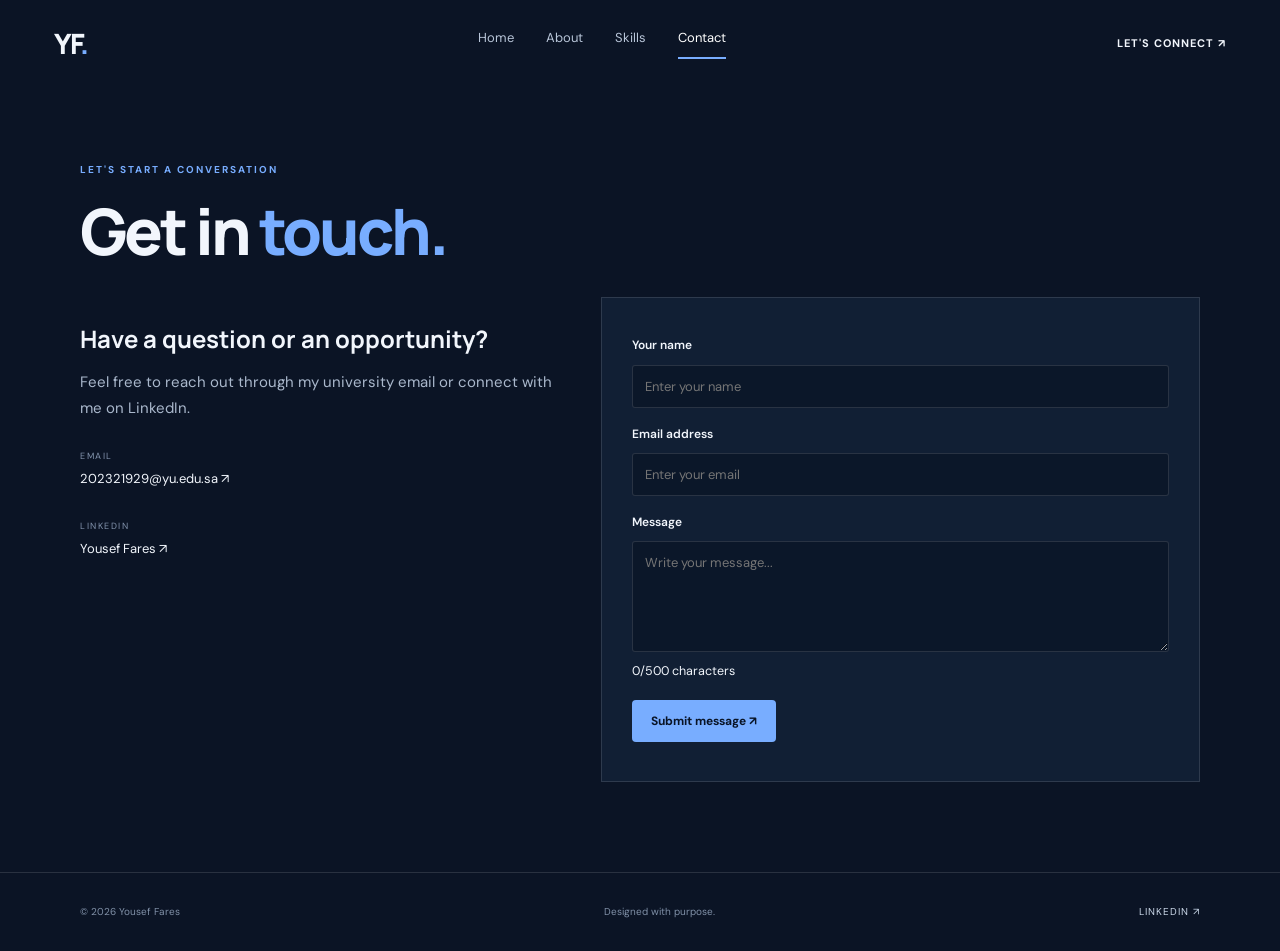
<file: contact.html>
<!DOCTYPE html>
<html lang="en">
<head><meta charset="UTF-8"><meta name="viewport" content="width=device-width, initial-scale=1.0"><title>Contact | Yousef Fares</title><link rel="stylesheet" href="style.css"><script src="script.js" defer></script></head>
<body>
<header class="site-header"><a class="brand" href="index.html">YF<span>.</span></a><nav class="menu" aria-label="Main navigation"><a href="index.html">Home</a><a href="about.html">About</a><a href="skills.html">Skills</a><a class="active" href="contact.html">Contact</a></nav><a class="header-link" href="contact.html">LET'S CONNECT ↗</a></header>
<main class="container page"><p class="eyebrow">LET'S START A CONVERSATION</p><h1 class="page-title">Get in <span>touch.</span></h1>
<section class="contact-layout"><div class="contact-copy"><h2>Have a question or an opportunity?</h2><p>Feel free to reach out through my university email or connect with me on LinkedIn.</p><div class="contact-details"><div class="contact-detail"><small>EMAIL</small><a href="mailto:202321929@yu.edu.sa">202321929@yu.edu.sa ↗</a></div><div class="contact-detail"><small>LINKEDIN</small><a href="https://www.linkedin.com/in/yousef-fares-4ba9723b5" target="_blank" rel="noopener">Yousef Fares ↗</a></div></div></div>
<form class="panel form" onsubmit="submitForm(event)"><label for="name">Your name</label><input id="name" name="name" type="text" placeholder="Enter your name" autocomplete="name" required><label for="email">Email address</label><input id="email" name="email" type="email" placeholder="Enter your email" autocomplete="email" required><label for="message">Message</label><textarea id="message" name="message" rows="5" maxlength="500" placeholder="Write your message..." required oninput="updateMessageCount()"></textarea><small><span id="messageCount">0</span>/500 characters</small><button class="button primary" type="submit">Submit message ↗</button><div id="result" class="result" aria-live="polite"></div></form></section></main>
<footer><div class="container footer-inner"><span>© 2026 Yousef Fares</span><span>Designed with purpose.</span><a href="https://www.linkedin.com/in/yousef-fares-4ba9723b5" target="_blank" rel="noopener">LINKEDIN ↗</a></div></footer>
</body></html>
</file>
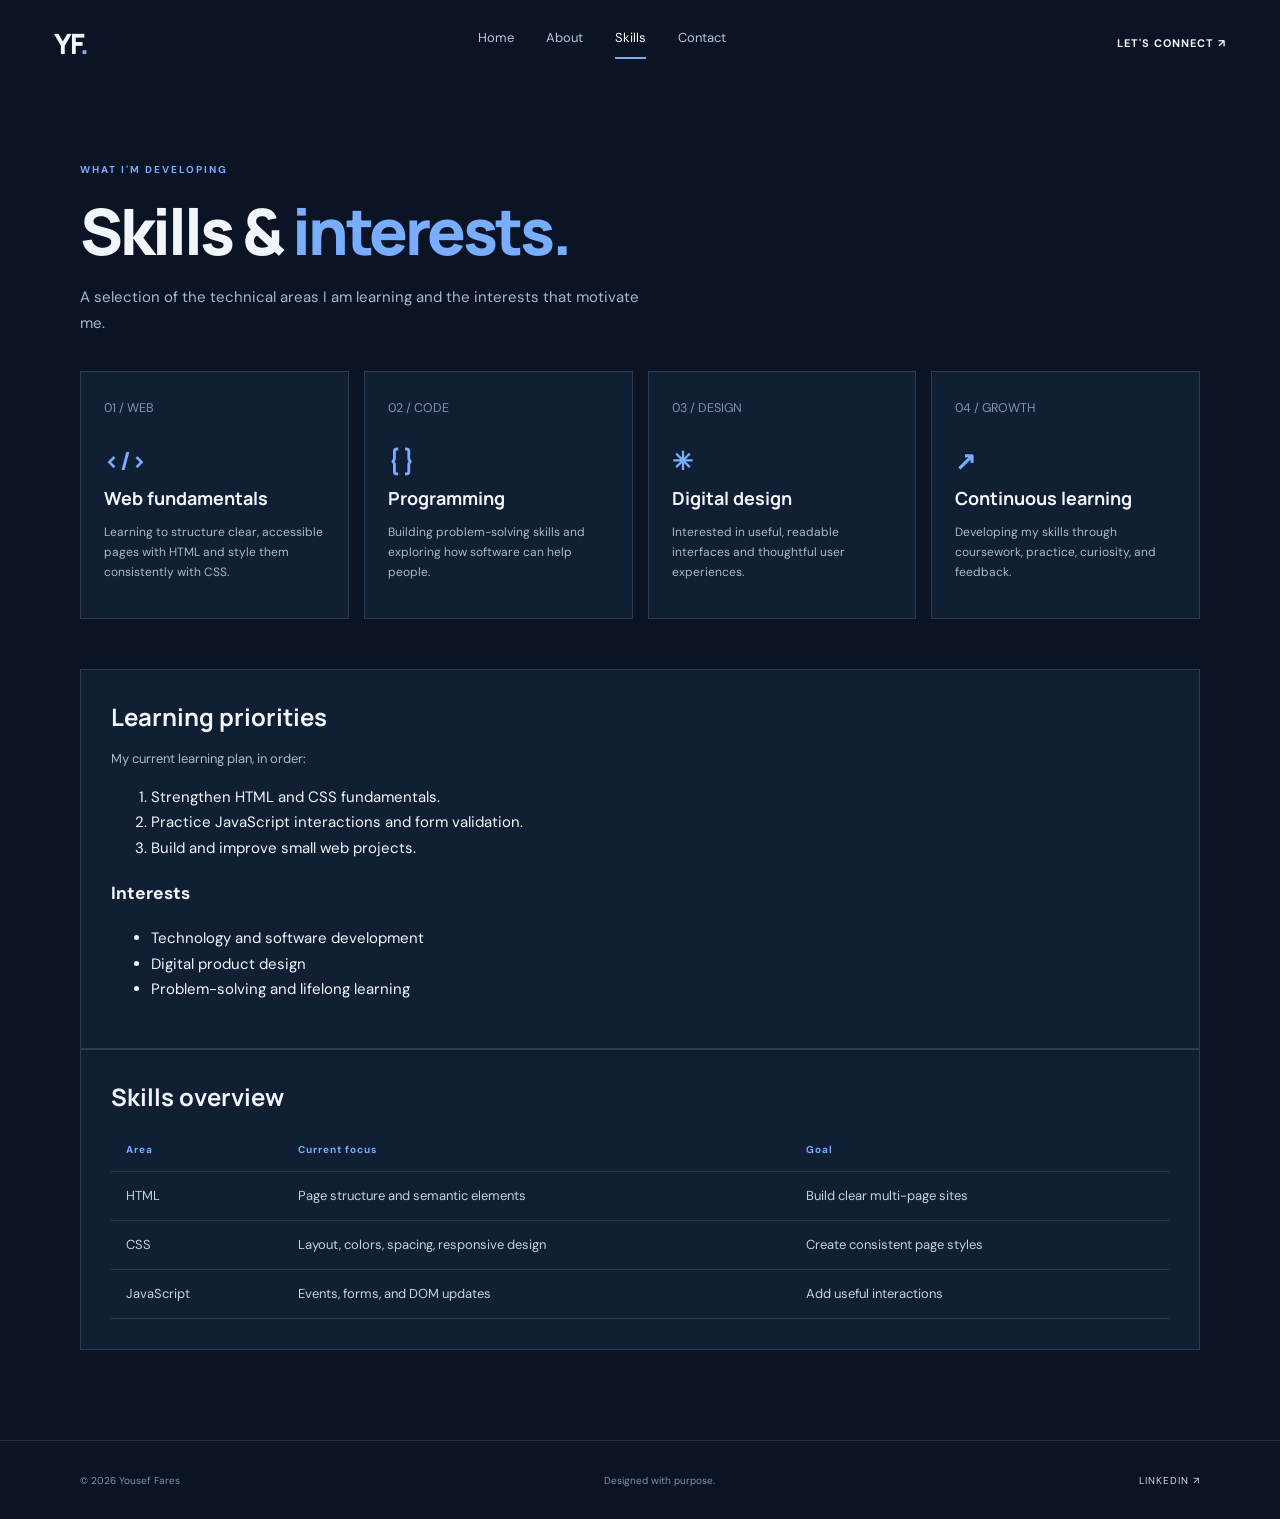
<file: skills.html>
<!DOCTYPE html>
<html lang="en">
<head>
  <meta charset="UTF-8"><meta name="viewport" content="width=device-width, initial-scale=1.0">
  <title>Skills | Yousef Fares</title><link rel="stylesheet" href="style.css"><script src="script.js" defer></script>
</head>
<body>
<header class="site-header"><a class="brand" href="index.html">YF<span>.</span></a><nav class="menu" aria-label="Main navigation"><a href="index.html">Home</a><a href="about.html">About</a><a class="active" href="skills.html">Skills</a><a href="contact.html">Contact</a></nav><a class="header-link" href="contact.html">LET'S CONNECT ↗</a></header>
<main class="container page">
  <p class="eyebrow">WHAT I'M DEVELOPING</p><h1 class="page-title">Skills &amp; <span>interests.</span></h1>
  <p class="lead">A selection of the technical areas I am learning and the interests that motivate me.</p>
  <section class="skills-grid" aria-label="Skills and interests">
    <article class="skill-card"><small>01 / WEB</small><div class="symbol">&lt;/&gt;</div><h2>Web fundamentals</h2><p>Learning to structure clear, accessible pages with HTML and style them consistently with CSS.</p></article>
    <article class="skill-card"><small>02 / CODE</small><div class="symbol">{ }</div><h2>Programming</h2><p>Building problem-solving skills and exploring how software can help people.</p></article>
    <article class="skill-card"><small>03 / DESIGN</small><div class="symbol">✳</div><h2>Digital design</h2><p>Interested in useful, readable interfaces and thoughtful user experiences.</p></article>
    <article class="skill-card"><small>04 / GROWTH</small><div class="symbol">↗</div><h2>Continuous learning</h2><p>Developing my skills through coursework, practice, curiosity, and feedback.</p></article>
  </section>
  <section class="panel"><h2>Learning priorities</h2><p>My current learning plan, in order:</p><ol><li>Strengthen HTML and CSS fundamentals.</li><li>Practice JavaScript interactions and form validation.</li><li>Build and improve small web projects.</li></ol><h3>Interests</h3><ul><li>Technology and software development</li><li>Digital product design</li><li>Problem-solving and lifelong learning</li></ul></section>
  <section class="panel"><h2>Skills overview</h2><table><thead><tr><th>Area</th><th>Current focus</th><th>Goal</th></tr></thead><tbody><tr><td>HTML</td><td>Page structure and semantic elements</td><td>Build clear multi-page sites</td></tr><tr><td>CSS</td><td>Layout, colors, spacing, responsive design</td><td>Create consistent page styles</td></tr><tr><td>JavaScript</td><td>Events, forms, and DOM updates</td><td>Add useful interactions</td></tr></tbody></table></section>
</main>
<footer><div class="container footer-inner"><span>© 2026 Yousef Fares</span><span>Designed with purpose.</span><a href="https://www.linkedin.com/in/yousef-fares-4ba9723b5" target="_blank" rel="noopener">LINKEDIN ↗</a></div></footer>
</body></html>
</file>
<file: style.css>
@import url('https://fonts.googleapis.com/css2?family=DM+Sans:wght@400;500;600;700&family=Manrope:wght@400;500;600;700;800&display=swap');
:root{--navy:#0b1425;--panel:#111f34;--blue:#78adff;--white:#f2f6fc;--muted:#aab8cc;--line:rgba(255,255,255,.12)}
*{box-sizing:border-box}body{margin:0;background:var(--navy);color:var(--white);font:15px 'DM Sans',Arial,sans-serif;line-height:1.7}a{color:inherit}.container{width:min(1120px,calc(100% - 48px));margin:auto}
.site-header{max-width:1240px;margin:auto;padding:24px 34px;display:flex;align-items:center;justify-content:space-between;gap:25px}.brand{text-decoration:none;font:800 28px Manrope;letter-spacing:-2px}.brand span,.hero h1 span,.page-title span,.intro h2 span{color:var(--blue)}.menu{display:flex;gap:32px}.menu a{text-decoration:none;color:#b8c5d8;font-size:13px}.menu a:hover,.menu a.active{color:white}.menu a.active{border-bottom:2px solid var(--blue);padding-bottom:7px}.header-link{text-decoration:none;font-size:11px;font-weight:bold;letter-spacing:1px}.header-link:hover,.footer-inner a:hover{color:var(--blue)}
.hero{min-height:610px;display:grid;grid-template-columns:1.08fr .92fr;align-items:center;gap:45px;padding-top:35px;padding-bottom:65px}.eyebrow{color:var(--blue);font-size:10px;font-weight:700;letter-spacing:2px;margin:0 0 18px}.hero h1,.page-title{font:800 clamp(48px,6vw,76px)/1.08 Manrope;letter-spacing:-3px;margin:0 0 24px}.hero-description,.intro p,.lead,.contact-copy p{color:var(--muted);max-width:570px}.hero-actions{display:flex;gap:12px;flex-wrap:wrap;margin-top:30px}.button{display:inline-flex;align-items:center;justify-content:center;gap:12px;padding:13px 19px;border-radius:4px;font:700 12px 'DM Sans';text-decoration:none;cursor:pointer;border:0;transition:.2s}.button:hover{transform:translateY(-3px)}.primary{background:var(--blue);color:#091426}.ghost{border:1px solid var(--line);color:white;background:transparent}.hero-meta{display:flex;gap:34px;margin-top:48px;padding-top:20px;border-top:1px solid var(--line)}.hero-meta div{display:flex;flex-direction:column}.hero-meta b{font:700 18px Manrope}.hero-meta small{color:#8394ad;font-size:10px}.hero-visual{position:relative;display:grid;place-items:center;min-height:440px}.photo-frame{width:min(365px,85%);aspect-ratio:1/1.12;padding:11px;border:1px solid rgba(120,173,255,.5);background:#ffffff08;box-shadow:22px 22px 0 #78adff12;z-index:1}.photo-frame img{width:100%;height:100%;object-fit:cover;display:block}.photo-caption{position:absolute;bottom:0;right:0;color:#9eacc0;font-size:9px;letter-spacing:2px}.ticker{background:#101d31;border-block:1px solid var(--line);color:#aab8cc;font-size:10px;font-weight:bold;letter-spacing:2px;padding:17px 0;text-align:center}.intro{display:grid;grid-template-columns:1fr 1fr;gap:70px;padding-top:95px;padding-bottom:105px}.intro h2{font:700 40px/1.2 Manrope;letter-spacing:-1px;margin:0}.intro>div:last-child{align-self:end}.text-link{display:inline-block;color:white;text-decoration:none;font-size:13px;font-weight:bold;margin-top:12px}
footer{border-top:1px solid var(--line)}.footer-inner{min-height:78px;display:flex;justify-content:space-between;align-items:center;gap:15px;color:#8191a8;font-size:10px}.footer-inner a{font-size:10px;text-decoration:none;letter-spacing:1px;color:#cbd8e9}
.page{min-height:calc(100vh - 160px);padding-top:75px;padding-bottom:90px}.page-title{font-size:clamp(44px,5vw,64px);margin-bottom:32px}.about-layout,.contact-layout{display:grid;grid-template-columns:.8fr 1.2fr;gap:30px}.about-photo{min-height:420px;padding:12px;background:var(--panel);border:1px solid var(--line)}.about-photo img{width:100%;height:100%;object-fit:cover;display:block}.panel,.skill-card{background:var(--panel);border:1px solid var(--line);padding:30px}.panel h2,.contact-copy h2{font:700 24px Manrope;margin:0 0 15px}.panel p,.skill-card p{color:var(--muted);font-size:13px}.extra{border-left:2px solid var(--blue);padding-left:14px}.details{display:grid;grid-template-columns:1fr 1fr;gap:20px;margin-top:25px;padding-top:22px;border-top:1px solid var(--line)}.details div,.contact-detail{display:flex;flex-direction:column;gap:4px}.details small,.contact-detail small{color:#8394ad;font-size:9px;letter-spacing:1.5px}.details b{font-size:12px}.lead{margin-top:-12px;margin-bottom:35px}.skills-grid{display:grid;grid-template-columns:repeat(4,1fr);gap:15px;margin:35px 0 50px}.skill-card{min-height:230px;padding:23px}.skill-card small{color:#8293ac}.symbol{font:700 25px Manrope;color:var(--blue);margin:22px 0 8px}.skill-card h2{font:700 18px Manrope;margin:0}.skill-card p{font-size:12px}table{width:100%;border-collapse:collapse;text-align:left;font-size:13px}th,td{padding:13px 15px;border-bottom:1px solid var(--line)}th{color:var(--blue);font-size:10px;letter-spacing:1px}td{color:#c5d1e1}.contact-layout{grid-template-columns:.9fr 1.1fr}.contact-copy{padding:25px 15px 25px 0}.contact-detail{margin-top:28px}.contact-detail a{font-size:13px;text-decoration:none}.form{display:flex;flex-direction:column;gap:9px}.form label{font-size:12px;font-weight:600;margin-top:7px}.form input,.form textarea{width:100%;padding:12px;background:#0b1729;border:1px solid var(--line);border-radius:3px;color:white;font:13px 'DM Sans'}.form input:focus,.form textarea:focus{outline:1px solid var(--blue)}.form textarea{resize:vertical}.form .button{align-self:flex-start;margin-top:8px}.result{color:var(--blue);font-size:12px}
@media(max-width:800px){.site-header{flex-wrap:wrap;padding:20px 24px}.menu{order:3;width:100%;justify-content:center;gap:22px}.hero{grid-template-columns:1fr;padding-top:45px;gap:20px}.hero-visual{min-height:390px}.intro,.about-layout,.contact-layout{grid-template-columns:1fr;gap:28px}.skills-grid{grid-template-columns:repeat(2,1fr)}}
@media(max-width:480px){.container{width:calc(100% - 32px)}.site-header{padding:18px 16px}.menu{gap:14px}.menu a{font-size:11px}.header-link{display:none}.hero h1{letter-spacing:-2px}.hero-meta{gap:16px}.hero-meta small{font-size:9px}.skills-grid,.details{grid-template-columns:1fr}.footer-inner{flex-wrap:wrap;justify-content:center;padding:18px 0}.photo-frame{width:85%}}
</file>
